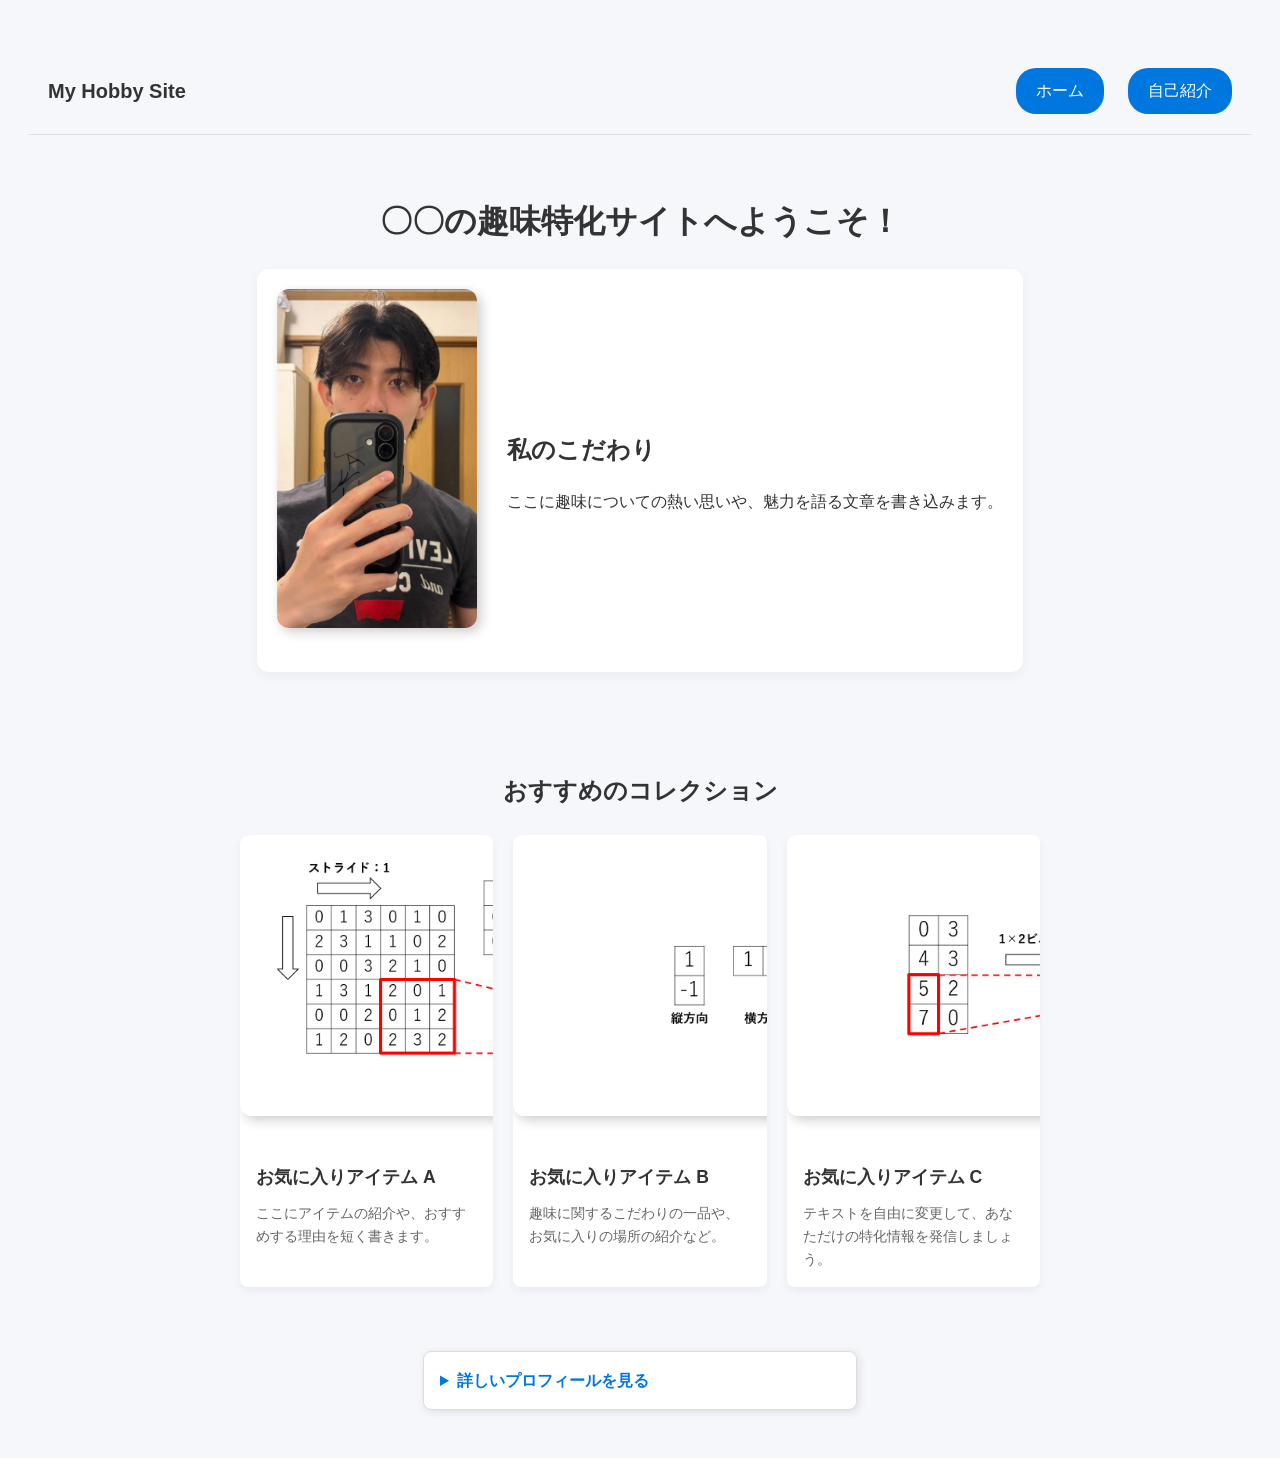
<file: my-website/index.html>
<!DOCTYPE html>
<html lang="ja">
<head>
    <meta charset="UTF-8">
    <meta name="viewport" content="width=device-width, initial-scale=1.0">
    <title>初めてのウェブサイト</title>
    <link rel="stylesheet" href="style.css">
</head>
<body>

    <header>
        <div class="header-logo">My Hobby Site</div>
        <nav class="header-nav">
            <a href="index.html">ホーム</a>
            <a href="about.html">自己紹介</a>
        </nav>
    </header>

    <main>
        <h1>〇〇の趣味特化サイトへようこそ！</h1>
        
        <div class="profile-container">
            <img src="figures/Watashi.jpg" alt="プロフィールの写真" width="200">
            <div class="profile-text">
                <h2>私のこだわり</h2>
                <p>ここに趣味についての熱い思いや、魅力を語る文章を書き込みます。</p>
            </div>
        </div>

        <section class="gallery-section">
    <h2>おすすめのコレクション</h2>
    
    <div class="grid-container">
        <div class="card">
            <img src="figures/Slide1.jpg" alt="研究" width="500">
            <div class="card-content">
                <h3>お気に入りアイテム A</h3>
                <p>ここにアイテムの紹介や、おすすめする理由を短く書きます。</p>
            </div>
        </div>

        <div class="card">
            <img src="figures/Slide2.jpg" alt="研究" width="500">
            <div class="card-content">
                <h3>お気に入りアイテム B</h3>
                <p>趣味に関するこだわりの一品や、お気に入りの場所の紹介など。</p>
            </div>
        </div>

        <div class="card">
            <img src="figures/Slide3.jpg" alt="研究" width="500">
            <div class="card-content">
                <h3>お気に入りアイテム C</h3>
                <p>テキストを自由に変更して、あなただけの特化情報を発信しましょう。</p>
            </div>
        </div>
    </div>
</section>

        <details>
            <summary>詳しいプロフィールを見る</summary>
            <p>ここに詳細なプロフィール文章を書きます。</p>
        </details>
    </main>

</body>
</html>
</file>
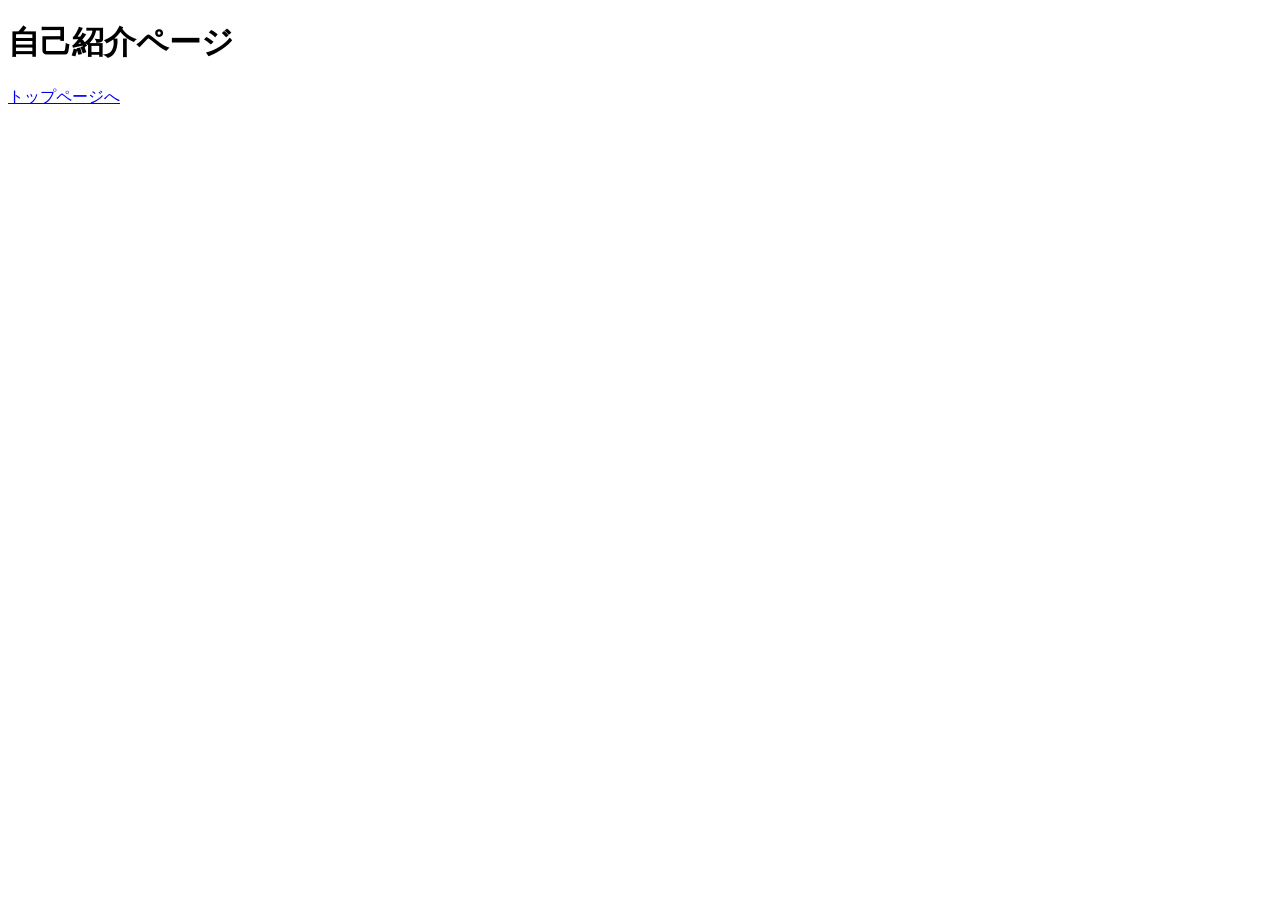
<file: my-website/about.html>
<!DOCTYPE html>
<html lang="en">
<head>
    <meta charset="UTF-8">
    <meta name="viewport" content="width=device-width, initial-scale=1.0">
    <title>Document</title>
</head>
<body>
    <h1>自己紹介ページ</h1>
    <a href="index.html">トップページへ</a>
</body>
</html>
</file>
<file: my-website/style.css>
/* 1. サイト全体の見た目を整える */
body {
    background-color: #f5f7fa;
    color: #333333;
    font-family: sans-serif;
    line-height: 1.6;

    /* 👇 全体を中央に寄せる魔法のセット */
    display: flex; 
    flex-direction: column;
    align-items: center;
    padding: 40px 40px;
}

/* 2. 画像のデザイン */
img {
    border-radius: 12px;
    box-shadow: 4px 4px 12px rgba(0, 0, 0, 0.2);
    margin-bottom: 24px;
}

/* 3. トグル（折りたたみ）のデザイン */
details {
    background-color: #ffffff;
    border: 1px solid #dddddd;
    border-radius: 8px;
    padding: 16px;
    width: 100%;
    max-width: 400px;
    box-shadow: 2px 2px 8px rgba(0, 0, 0, 0.1);
    margin-top: 24px;
}

summary {
    cursor: pointer;           /* マウスを乗せたときに指のマークにする */
    font-weight: bold;         /* 文字を太字に */
    color: #0076df;            /* 趣味サイトのアクセントカラー（例として青） */
}

/* 4. 子ページへのリンクボタン */
nav a {
    display: inline-block;
    background-color: #0076df; /* ボタンの背景色 */
    color: white;              /* 文字を白に */
    text-decoration: none;     /* 下線を消す */
    padding: 10px 20px;
    border-radius: 20px;       /* カプセル型のボタンにする */
    transition: 0.3s;          /* ふんわり変化させる */
}

/* マウスを乗せたとき（ホバー）の動き */
nav a:hover {
    background-color: #0056a3; /* 少し濃い青にして、押せることを伝える */
    transform: translateY(-2px); /* ほんの少し上に浮かす */
}




/* --- 追加するCSS --- */

/* ヘッダー全体のデザイン */
header {
    width: 100%;
    max-width: 1200px;         /* 横に広がりすぎない限界を設定 */
    display: flex;             /* 💡 中身（ロゴとナビ）を横並びにする */
    justify-content: space-between; /* 💡 両端に分けて配置する */
    align-items: center;       /* 上下の中央に揃える */
    padding: 20px;
    border-bottom: 1px solid #e0e0e0; /* 下にうっすら線を入れる */
    margin-bottom: 40px;
}

.header-logo {
    font-size: 1.25rem;
    font-weight: bold;
    color: #333;
}

/* ヘッダー内のナビゲーションリンク */
.header-nav a {
    margin-left: 20px;         /* リンク同士の間に隙間を作る */
    text-decoration: none;
    color: #ffffff;
    font-weight: 500;
}
.header-nav a:hover {
    color: #b9c1c7;            /* マウスを乗せたら色が変わる */
}

/* メインコンテンツを囲む枠 */
main {
    width: 100%;
    max-width: 800px;
    display: flex;
    flex-direction: column;
    align-items: center;
}

/* 💡 画像とテキストを横並びにする設定 */
.profile-container {
    display: flex;             /* 💡 画像とテキストの親にflexを指定 */
    align-items: center;       /* 上下の中心を揃える */
    gap: 30px;                 /* 画像とテキストの間の隙間を30pxあける */
    margin-bottom: 40px;
    background-color: #ffffff; /* 白いカードのような背景にする */
    padding: 20px;
    border-radius: 12px;
    box-shadow: 0 4px 12px rgba(0,0,0,0.05);
}

.profile-text {
    flex: 1;                   /* 利用可能なスペースをいっぱいに使う */
    text-align: left;          /* テキストは左詰めに */
}

/* 前回の nav a（ボタン）がヘッダーのリンクと競合しないように調整 */
/* 前回の「nav a」という記述を「.header-nav a」等とは別で残してある場合、適宜好みのデザインに調整してください */







/* --- グリッドレイアウトの設定 --- */
.gallery-section {
    width: 100%;
    margin-top: 40px;
    margin-bottom: 40px;
}

.gallery-section h2 {
    text-align: center;
    margin-bottom: 24px;
}

/* 💡 グリッドの親箱 */
.grid-container {
    display: grid;                      /* 💡 グリッドレイアウトを開始 */
    grid-template-columns: repeat(3, 1fr); /* 💡 同じ幅(1fr)の列を「3列」作成 */
    gap: 20px;                          /* カード同士の隙間を20pxに */
}

/* カード単体のデザイン */
.card {
    background-color: #ffffff;
    border-radius: 8px;
    overflow: hidden;                   /* はみ出た中身を隠す */
    box-shadow: 0 4px 8px rgba(0,0,0,0.05);
}

.card-img-placeholder {
    background-color: #e0e6ed;
    height: 180px;
    display: flex;
    align-items: center;
    justify-content: center;
    color: #666;
    font-weight: bold;
}

.card-content {
    padding: 16px;
}

.card-content h3 {
    margin: 0 0 10px 0;
    font-size: 1.1rem;
}

.card-content p {
    margin: 0;
    font-size: 0.9rem;
    color: #666;
}

/* --- 📱 スマートフォン用の設定（画面幅が768px以下の場合） --- */
@media (max-width: 768px) {
    
    /* 1. 前回の横並びプロフィールを「縦並び」に変える */
    .profile-container {
        flex-direction: column;         /* 💡 上下（縦）に並べる */
        text-align: center;
    }
    
    .profile-text {
        text-align: center;             /* スマホではテキストも中央寄せ */
    }

    /* 2. 今回の3列グリッドを「1列」に変える */
    .grid-container {
        grid-template-columns: 1fr;     /* 💡 1列に変更 */
    }
}
</file>
